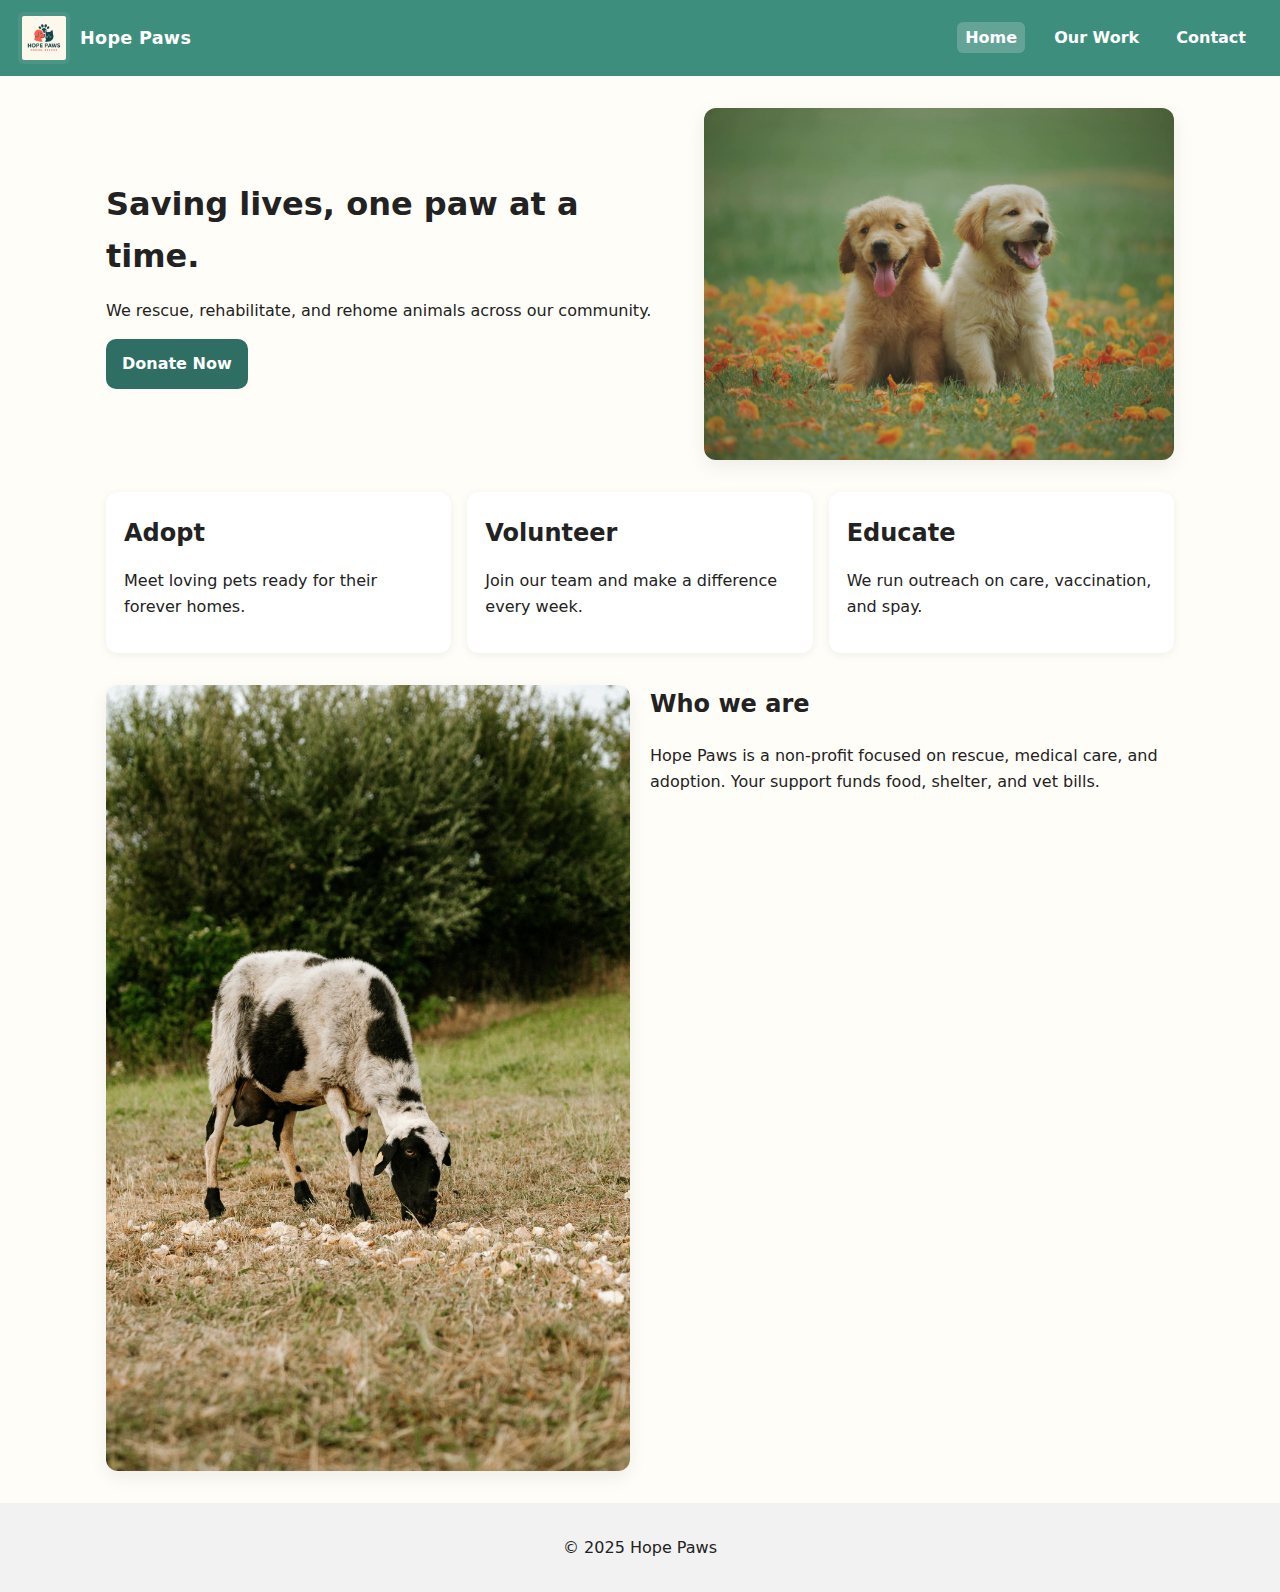
<file: index.html>
<!DOCTYPE html>
<html lang="en">
<head>
  <meta charset="utf-8" />
  <meta name="viewport" content="width=device-width, initial-scale=1" />
  <title>Hope Paws — Home</title>
  <link rel="stylesheet" href="styles.css" />
</head>
<body>
  <header class="site-header">
    <a class="brand" href="index.html">
      <img src="images/logo.png" alt="Hope Paws logo" class="logo" />
      <span>Hope Paws</span>
    </a>
    <nav class="main-nav">
      <a href="index.html" class="active">Home</a>
      <a href="our-work.html">Our Work</a>
      <a href="contact.html">Contact</a>
    </nav>
  </header>

  <main>
    <section class="hero">
      <div class="hero-text">
        <h1>Saving lives, one paw at a time.</h1>
        <p>We rescue, rehabilitate, and rehome animals across our community.</p>
        <a href="contact.html" class="btn">Donate Now</a>
      </div>
      <img src="images/dog1.jpg" alt="Happy rescued dog" class="hero-img" />
    </section>

    <section class="features">
      <article>
        <h2>Adopt</h2>
        <p>Meet loving pets ready for their forever homes.</p>
      </article>
      <article>
        <h2>Volunteer</h2>
        <p>Join our team and make a difference every week.</p>
      </article>
      <article>
        <h2>Educate</h2>
        <p>We run outreach on care, vaccination, and spay.</p>
      </article>
    </section>

    <section class="about-blurb">
      <img src="images/happy adoption.jpg" alt="Happy adoption" />
      <div>
        <h2>Who we are</h2>
        <p>Hope Paws is a non-profit focused on rescue, medical care, and adoption. Your support funds food, shelter, and vet bills.</p>
      </div>
    </section>
  </main>

  <footer class="site-footer">
    <p>© 2025 Hope Paws </p>
  </footer>
</body>
</html>
</file>
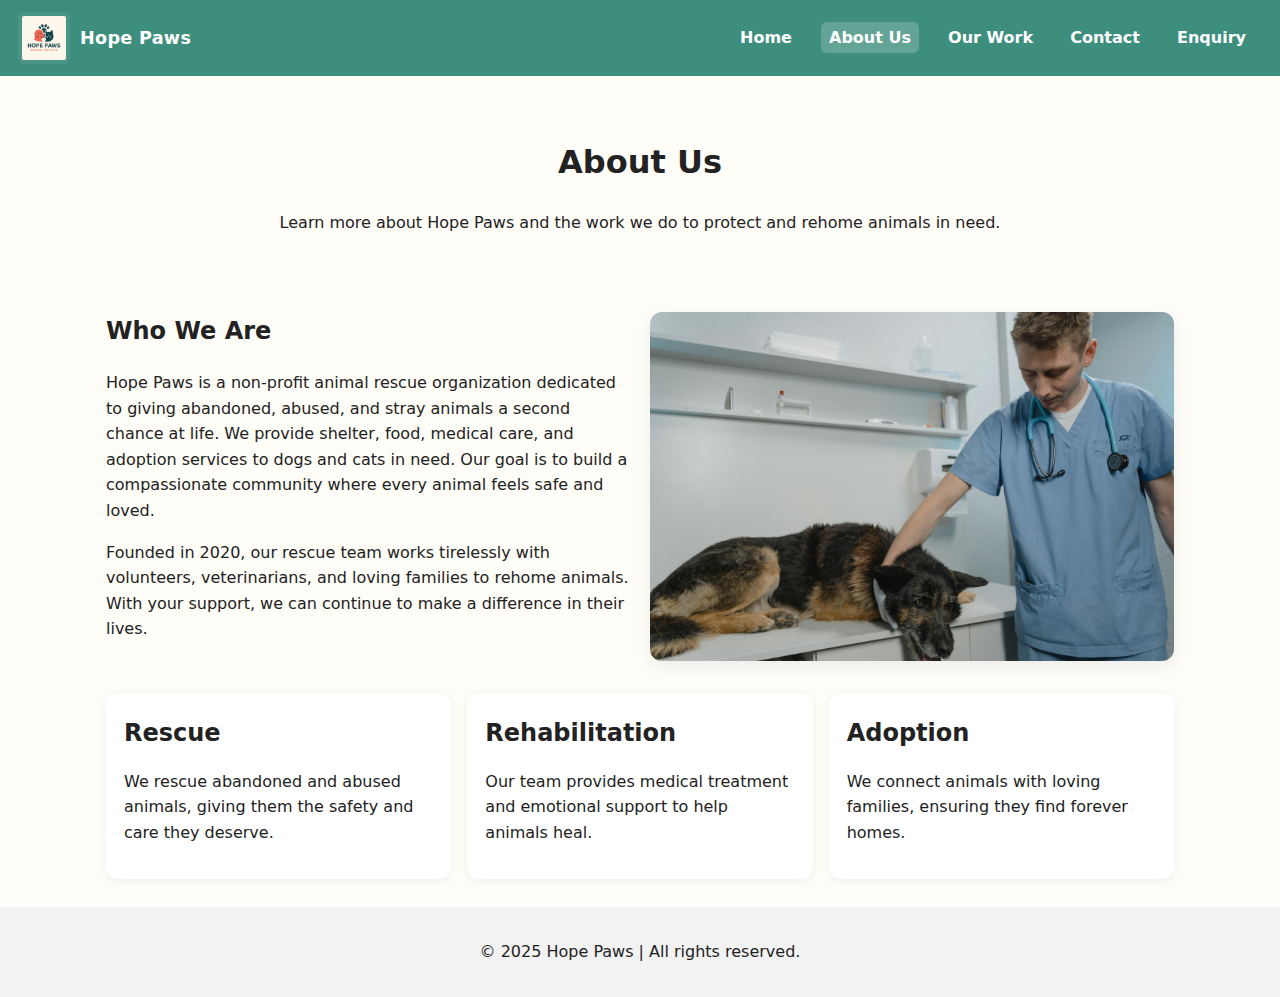
<file: about.html>
<!DOCTYPE html>
<html lang="en">
<head>
  <meta charset="UTF-8">
  <meta name="viewport" content="width=device-width, initial-scale=1" />
  <title>Hope Paws — About Us</title>
  <link rel="stylesheet" href="styles.css">
</head>
<body>
  <!-- Header -->
  <header class="site-header">
    <a class="brand" href="index.html">
      <img src="images/logo.png" alt="Hope Paws Logo" class="logo">
      <span>Hope Paws</span>
    </a>
    <nav class="main-nav">
      <a href="index.html">Home</a>
      <a href="about.html" class="active">About Us</a>
      <a href="ourwork.html">Our Work</a>
      <a href="contact.html">Contact</a>
      <a href="enquiry.html">Enquiry</a>
    </nav>
  </header>

  <!-- Page Hero -->
  <section class="page-hero">
    <h1>About Us</h1>
    <p>Learn more about Hope Paws and the work we do to protect and rehome animals in need.</p>
  </section>

  <!-- About Section -->
  <section class="about-blurb">
    <div>
      <h2>Who We Are</h2>
      <p>
        Hope Paws is a non-profit animal rescue organization dedicated to giving abandoned, 
        abused, and stray animals a second chance at life. We provide shelter, food, medical care, 
        and adoption services to dogs and cats in need. Our goal is to build a compassionate 
        community where every animal feels safe and loved.
      </p>
      <p>
        Founded in 2020, our rescue team works tirelessly with volunteers, veterinarians, and 
        loving families to rehome animals. With your support, we can continue to make a difference 
        in their lives.
      </p>
    </div>
    <img src="images/rescue team.jpg" alt="Our Rescue Team">
  </section>

  <!-- Features (optional highlight) -->
  <section class="features">
    <article>
      <h2>Rescue</h2>
      <p>We rescue abandoned and abused animals, giving them the safety and care they deserve.</p>
    </article>
    <article>
      <h2>Rehabilitation</h2>
      <p>Our team provides medical treatment and emotional support to help animals heal.</p>
    </article>
    <article>
      <h2>Adoption</h2>
      <p>We connect animals with loving families, ensuring they find forever homes.</p>
    </article>
  </section>

  <!-- Footer -->
  <footer class="site-footer">
    <p>&copy; 2025 Hope Paws | All rights reserved.</p>
  </footer>
</body>
</html>
</file>
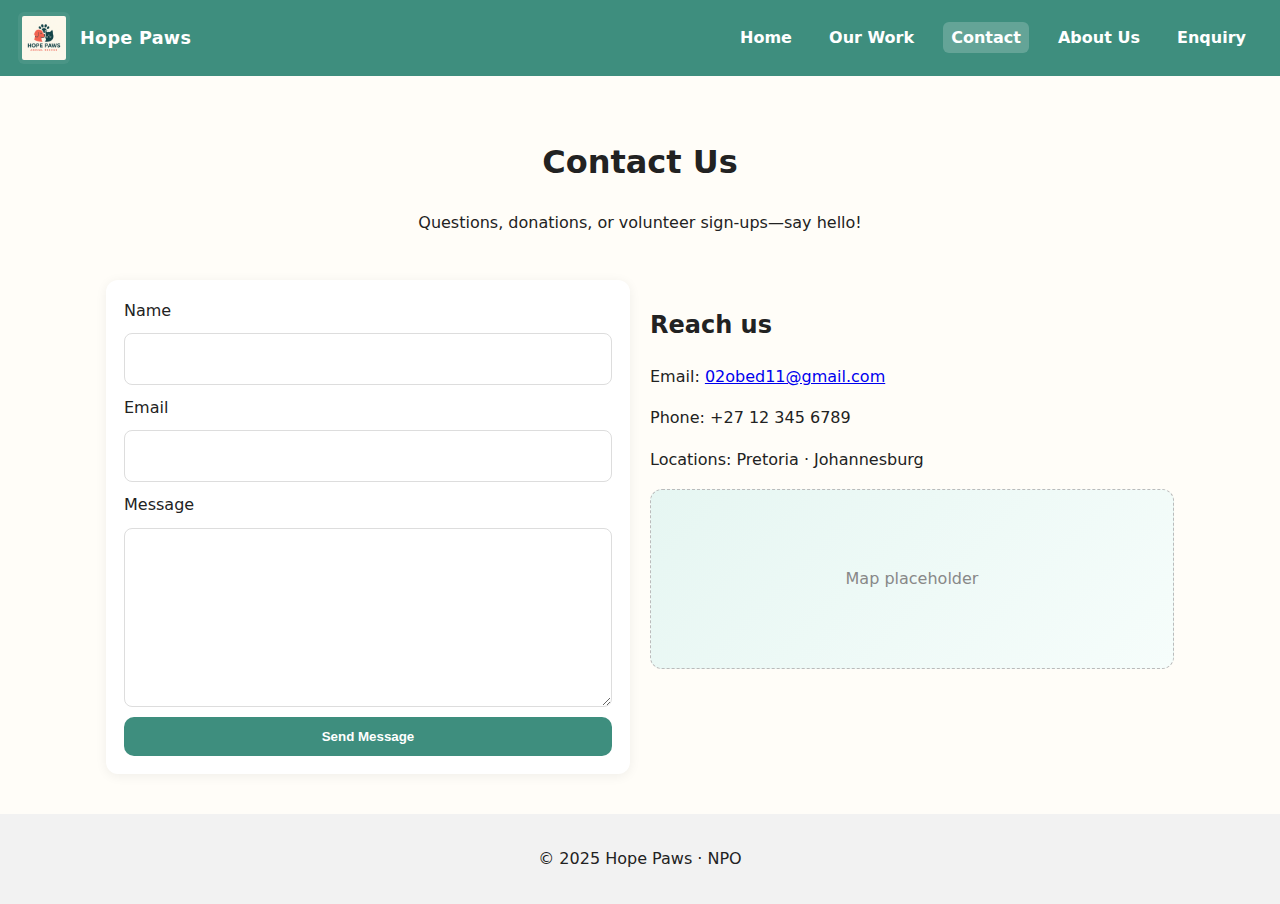
<file: contact.html>
<!DOCTYPE html>
<html lang="en">
<head>
  <meta charset="utf-8" />
  <meta name="viewport" content="width=device-width, initial-scale=1" />
  <title>Hope Paws — Contact</title>
  <link rel="stylesheet" href="styles.css" />
</head>
<body>
  <header class="site-header">
    <a class="brand" href="index.html">
      <img src="images/logo.png" alt="Hope Paws logo" class="logo" />
      <span>Hope Paws</span>
    </a>
    <nav class="main-nav">
      <a href="index.html">Home</a>
      <a href="our-work.html">Our Work</a>
      <a href="contact.html" class="active">Contact</a>
      <a href="about.html">About Us</a>
      <a href="enquiry.html">Enquiry</a>
    </nav>
  </header>

  <main>
    <section class="page-hero">
      <h1>Contact Us</h1>
      <p>Questions, donations, or volunteer sign-ups—say hello!</p>
    </section>

    <section class="contact-grid">
      <form class="contact-form" action="#" method="post">
        <label for="name">Name</label>
        <input id="name" name="name" required />

        <label for="email">Email</label>
        <input id="email" name="email" type="email" required />

        <label for="message">Message</label>
        <textarea id="message" name="message" rows="6" required></textarea>

        <button type="submit" class="btn">Send Message</button>
      </form>

      <div class="contact-info">
        <h2>Reach us</h2>
        <p>Email: <a href="02obed11@gmail.com">02obed11@gmail.com</a></p>
        <p>Phone: +27 12 345 6789</p>
        <p>Locations: Pretoria · Johannesburg</p>
        <div class="map-placeholder">Map placeholder</div>
      </div>
    </section>
  </main>

  <footer class="site-footer">
    <p>© 2025 Hope Paws · NPO</p>
  </footer>
</body>
</html>
</file>
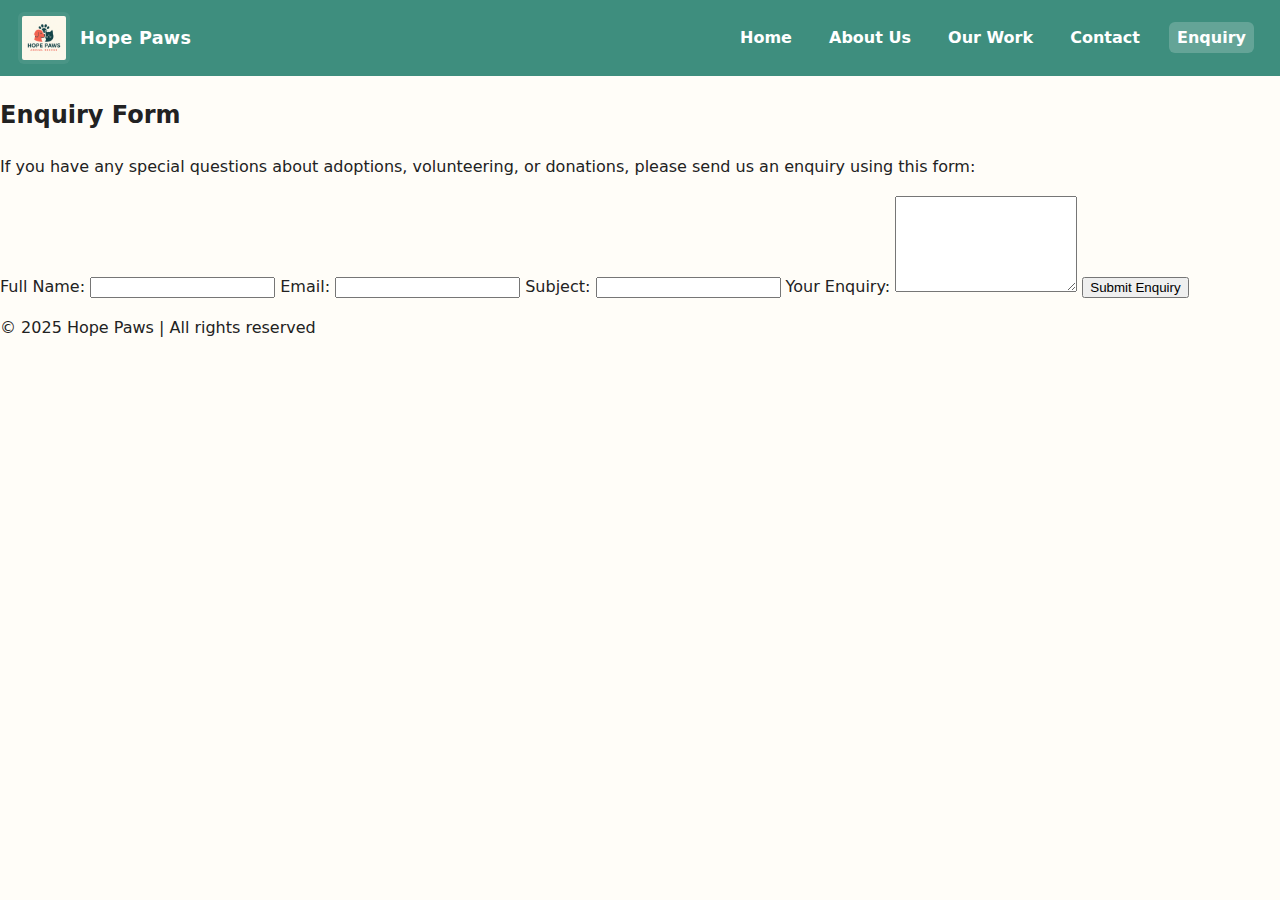
<file: enquiry.html>
<!DOCTYPE html>
<html lang="en">
<head>
  <meta charset="UTF-8">
  <meta name="viewport" content="width=device-width, initial-scale=1.0">
  <title>Hope Paws - Enquiry</title>
  <link rel="stylesheet" href="styles.css">
</head>
<body>
<header class="site-header">
    <a class="brand" href="index.html">
      <img src="images/logo.png" alt="Hope Paws Logo" class="logo">
      <span>Hope Paws</span>
    </a>
  <nav class="main-nav">
      <a href="index.html">Home</a>
      <a href="about.html">About Us</a>
      <a href="ourwork.html">Our Work</a>
      <a href="contact.html">Contact</a>
      <a href="enquiry.html" class="active">Enquiry</a>
  </nav>
</header>
  <section>
    <h2>Enquiry Form</h2>
    <p>If you have any special questions about adoptions, volunteering, or donations, please send us an enquiry using this form:</p>

    <form action="#" method="post">
      <label for="fullname">Full Name:</label>
      <input type="text" id="fullname" name="fullname" required>

      <label for="email">Email:</label>
      <input type="email" id="email" name="email" required>

      <label for="subject">Subject:</label>
      <input type="text" id="subject" name="subject" required>

      <label for="enquiry">Your Enquiry:</label>
      <textarea id="enquiry" name="enquiry" rows="6" required></textarea>

      <button type="submit">Submit Enquiry</button>
    </form>
  </section>

  <footer>
    <p>© 2025 Hope Paws | All rights reserved</p>
  </footer>

</body>
</html>
</file>
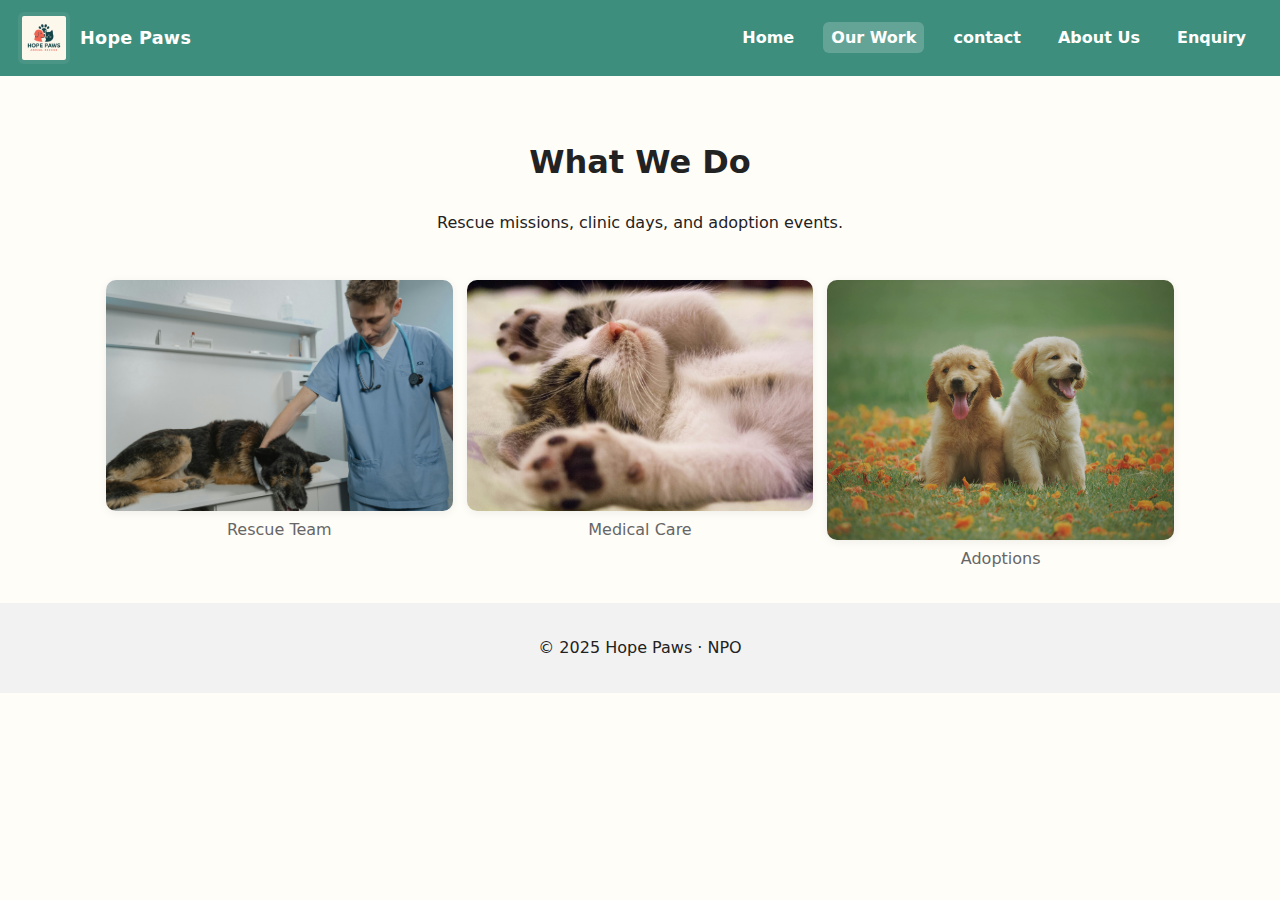
<file: our-work.html>
<!DOCTYPE html>
<html lang="en">
<head>
  <meta charset="utf-8" />
  <meta name="viewport" content="width=device-width, initial-scale=1" />
  <title>Hope Paws — Our Work</title>
  <link rel="stylesheet" href="styles.css" />
</head>
<body>
  <header class="site-header">
    <a class="brand" href="index.html">
      <img src="images/logo.png" alt="Hope Paws logo" class="logo" />
      <span>Hope Paws</span>
    </a>
    <nav class="main-nav">
      <a href="index.html">Home</a>
      <a href="our-work.html" class="active">Our Work</a>
      <a href="contact.html">contact</a>
      <a href="about.html">About Us</a>
      <a href="enquiry.html">Enquiry</a>

    </nav>
  </header>

  <main>
    <section class="page-hero">
      <h1>What We Do</h1>
      <p>Rescue missions, clinic days, and adoption events.</p>
    </section>

    <section class="gallery">
        <figure>
        <img src="images/rescue team.jpg" alt="Rescue Team" />
        <figcaption>Rescue Team</figcaption>
      </figure>
      <figure>
        <img src="images/cat1.jpg" alt="Cat receiving care" />
        <figcaption>Medical Care</figcaption>
      </figure>
      <figure>
        <img src="images/dog1.jpg" alt="Adopted dog with new family" />
        <figcaption>Adoptions</figcaption>
      </figure>
    </section>
  </main>

  <footer class="site-footer">
    <p>© 2025 Hope Paws · NPO</p>
  </footer>
</body>
</html>
</file>
<file: styles.css>
/* ========== Base ========== */
:root{
  --brand:#3e8e7e;
  --brand-dark:#2f6e62;
  --text:#222;
  --muted:#666;
  --bg:#fffdf8;
}

*{ box-sizing:border-box; }
html,body{ margin:0; padding:0; }
body{
  font-family: system-ui, -apple-system, Segoe UI, Roboto, Arial, sans-serif;
  color:var(--text);
  background:var(--bg);
  line-height:1.6;
}

/* ========== Header & Nav ========== */
.site-header{
  background:var(--brand);
  color:#fff;
  padding:12px 18px;
  display:flex;
  align-items:center;
  justify-content:space-between;
  gap:12px;
  position:sticky;
  top:0;
  z-index:10;
}
.brand{ display:flex; align-items:center; gap:10px; text-decoration:none; color:#fff; }
.logo{ height:52px; width:auto; display:block; border-radius:6px; background:#fff1; padding:4px; }
.brand span{ font-weight:700; font-size:1.1rem; letter-spacing:.3px; }

.main-nav a{
  color:#fff; text-decoration:none; margin:0 8px; font-weight:600; padding:6px 8px; border-radius:6px;
}
.main-nav a:hover{ background:#ffffff22; }
.main-nav a.active{ background:#ffffff33; }

/* ========== Hero / Sections ========== */
.hero{
  display:grid; grid-template-columns: 1.1fr .9fr; gap:24px;
  max-width:1100px; margin:32px auto; padding:0 16px; align-items:center;
}
.hero-text h1{ margin:0 0 10px; font-size:2rem; }
.hero .btn{
  display:inline-block; background:var(--brand-dark); color:#fff; text-decoration:none;
  padding:12px 16px; border-radius:10px; font-weight:700;
}
.hero-img{ width:100%; height:auto; border-radius:12px; box-shadow:0 6px 20px #00000012; }

.features{
  max-width:1100px; margin:28px auto; padding:0 16px;
  display:grid; grid-template-columns: repeat(3,1fr); gap:16px;
}
.features article{
  background:#fff; padding:18px; border-radius:12px; box-shadow:0 2px 10px #00000010;
}
.features h2{ margin:.2rem 0 .4rem; }

.about-blurb{
  max-width:1100px; margin:32px auto; padding:0 16px; display:grid; gap:20px;
  grid-template-columns: 1fr 1fr;
}
.about-blurb img{ width:100%; border-radius:12px; box-shadow:0 6px 18px #00000012; }
.about-blurb h2{ margin-top:0; }

/* ========== Page Hero ========== */
.page-hero{
  text-align:center; padding:28px 16px; margin-top:12px;
}

/* ========== Gallery ========== */
.gallery{
  max-width:1100px; margin:0 auto 32px; padding:0 16px;
  display:grid; grid-template-columns: repeat(3,1fr); gap:14px;
}
.gallery img{ width:100%; border-radius:10px; display:block; box-shadow:0 2px 10px #00000010; }
.gallery figure{ margin:0; }
.gallery figcaption{ text-align:center; color:var(--muted); margin-top:6px; }

/* ========== Contact ========== */
.contact-grid{
  max-width:1100px; margin:0 auto 40px; padding:0 16px;
  display:grid; grid-template-columns: 1fr 1fr; gap:20px;
}
.contact-form{
  background:#fff; padding:18px; border-radius:12px; box-shadow:0 2px 12px #00000010;
  display:grid; gap:10px;
}
.contact-form input, .contact-form textarea{
  padding:12px; border:1px solid #ddd; border-radius:8px; font:inherit; resize:vertical;
}
.btn, .contact-form button{
  background:var(--brand); color:#fff; border:none; padding:12px 16px; border-radius:10px; font-weight:700; cursor:pointer;
}
.btn:hover, .contact-form button:hover{ background:var(--brand-dark); }
.contact-info{ padding:6px 0; }
.map-placeholder{
  height:180px; border-radius:12px; background:
    linear-gradient(135deg,#e6f6f2,#f6fdfb);
  border:1px dashed #bbb; display:flex; align-items:center; justify-content:center; color:#888; margin-top:8px;
}

/* ========== Footer ========== */
.site-footer{
  text-align:center; padding:16px; background:#f2f2f2; margin-top:28px;
}

/* ========== Responsive ========== */
@media (max-width: 900px){
  .hero{ grid-template-columns: 1fr; }
  .features{ grid-template-columns: 1fr; }
  .about-blurb{ grid-template-columns: 1fr; }
  .gallery{ grid-template-columns: 1fr; }
  .contact-grid{ grid-template-columns: 1fr; }
}
</file>
